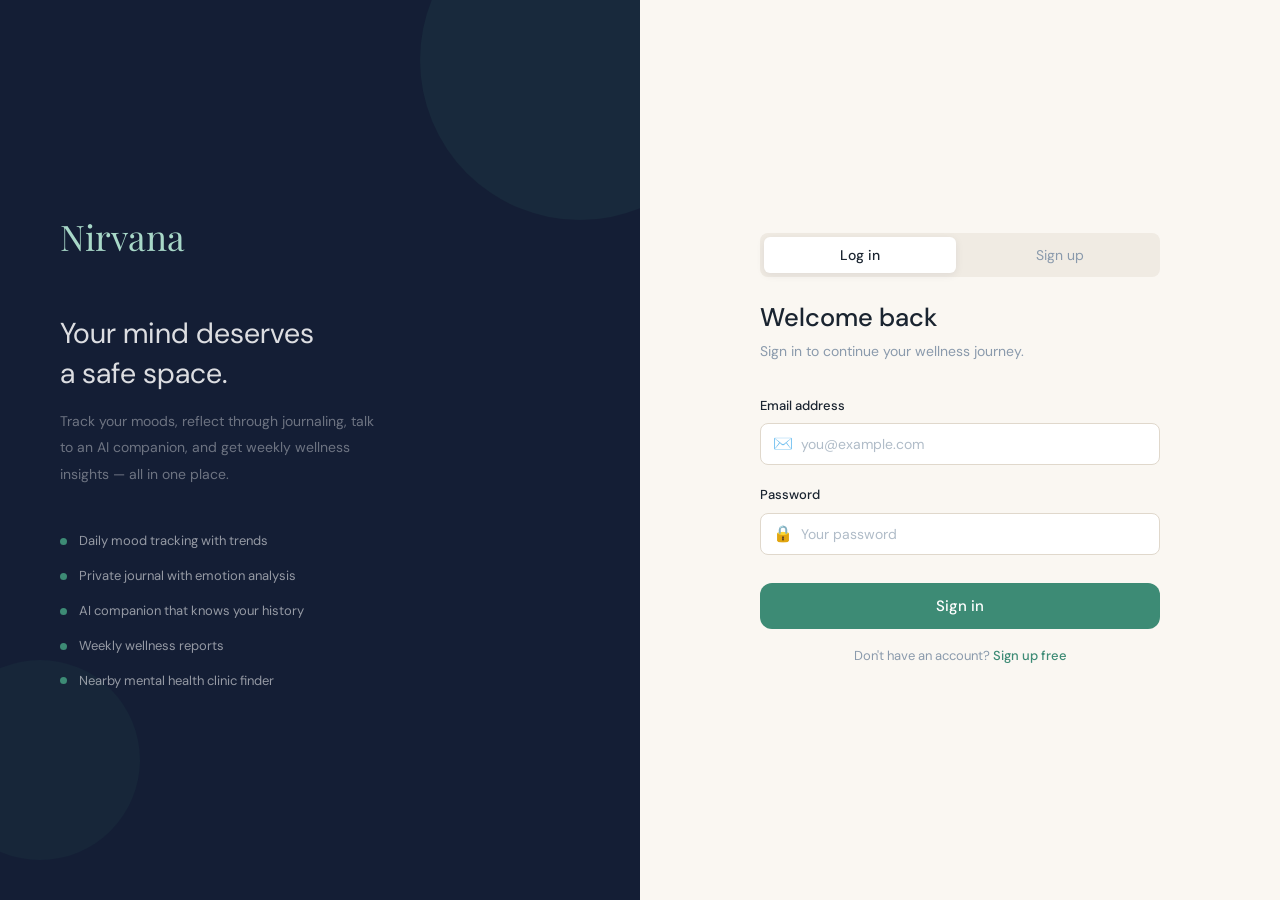
<file: index.html>
<!DOCTYPE html>
<html lang="en">
<head>
  <meta charset="UTF-8" />
  <meta name="viewport" content="width=device-width, initial-scale=1.0"/>
  <title>Nirvana — Login</title>
  <link rel="stylesheet" href="css/style.css" />
</head>
<body>

<div id="toast-container"></div>

<div class="auth-wrapper">

  <!-- LEFT PANEL -->
  <div class="auth-left">
    <div class="auth-logo">Nirvana</div>
    <h1 class="auth-tagline">Your mind deserves<br>a safe space.</h1>
    <p class="auth-sub">Track your moods, reflect through journaling, talk to an AI companion, and get weekly wellness insights — all in one place.</p>

    <div class="auth-features">
      <div class="auth-feature-item">
        <div class="auth-feature-dot"></div>
        Daily mood tracking with trends
      </div>
      <div class="auth-feature-item">
        <div class="auth-feature-dot"></div>
        Private journal with emotion analysis
      </div>
      <div class="auth-feature-item">
        <div class="auth-feature-dot"></div>
        AI companion that knows your history
      </div>
      <div class="auth-feature-item">
        <div class="auth-feature-dot"></div>
        Weekly wellness reports
      </div>
      <div class="auth-feature-item">
        <div class="auth-feature-dot"></div>
        Nearby mental health clinic finder
      </div>
    </div>
  </div>

  <!-- RIGHT PANEL -->
  <div class="auth-right">
    <div class="auth-card">

      <!-- TABS -->
      <div class="flex-center gap-8 mb-24" style="background:var(--cream-mid);border-radius:var(--radius-sm);padding:4px;">
        <button id="tab-login" onclick="showTab('login')"
          style="flex:1;padding:9px;border:none;border-radius:6px;font-family:var(--font-body);font-size:14px;font-weight:500;cursor:pointer;background:var(--white);color:var(--text-dark);box-shadow:var(--shadow-sm);transition:var(--transition);">
          Log in
        </button>
        <button id="tab-signup" onclick="showTab('signup')"
          style="flex:1;padding:9px;border:none;border-radius:6px;font-family:var(--font-body);font-size:14px;cursor:pointer;background:transparent;color:var(--text-soft);transition:var(--transition);">
          Sign up
        </button>
      </div>

      <!-- LOGIN FORM -->
      <div id="form-login">
        <h2>Welcome back</h2>
        <p class="auth-welcome">Sign in to continue your wellness journey.</p>

        <div class="form-group">
          <label class="form-label">Email address</label>
          <div class="input-wrapper">
            <span class="input-icon">✉️</span>
            <input type="email" id="login-email" class="form-input" placeholder="you@example.com" />
          </div>
          <span class="form-error" id="login-email-err">Please enter a valid email.</span>
        </div>

        <div class="form-group">
          <label class="form-label">Password</label>
          <div class="input-wrapper">
            <span class="input-icon">🔒</span>
            <input type="password" id="login-password" class="form-input" placeholder="Your password" />
          </div>
          <span class="form-error" id="login-pass-err">Password is required.</span>
        </div>

        <button class="btn btn-primary btn-full btn-lg mt-8" onclick="handleLogin()">
          <span id="login-btn-text">Sign in</span>
          <span id="login-spinner" class="spinner hidden" style="border-color:rgba(255,255,255,0.3);border-top-color:white;width:16px;height:16px;"></span>
        </button>

        <p class="text-center text-sm mt-16" style="color:var(--text-soft);">
          Don't have an account?
          <a href="#" onclick="showTab('signup')" style="color:var(--teal);font-weight:500;">Sign up free</a>
        </p>
      </div>

      <!-- SIGNUP FORM -->
      <div id="form-signup" class="hidden">
        <h2>Create account</h2>
        <p class="auth-welcome">Start your mental wellness journey today.</p>

        <div class="form-group">
          <label class="form-label">Full name</label>
          <div class="input-wrapper">
            <span class="input-icon">👤</span>
            <input type="text" id="signup-name" class="form-input" placeholder="Your full name" />
          </div>
          <span class="form-error" id="signup-name-err">Name is required.</span>
        </div>

        <div class="form-group">
          <label class="form-label">Email address</label>
          <div class="input-wrapper">
            <span class="input-icon">✉️</span>
            <input type="email" id="signup-email" class="form-input" placeholder="you@example.com" />
          </div>
          <span class="form-error" id="signup-email-err">Please enter a valid email.</span>
        </div>

        <div class="form-group">
          <label class="form-label">Password</label>
          <div class="input-wrapper">
            <span class="input-icon">🔒</span>
            <input type="password" id="signup-password" class="form-input" placeholder="At least 6 characters" />
          </div>
          <span class="form-error" id="signup-pass-err">Password must be at least 6 characters.</span>
        </div>

        <button class="btn btn-primary btn-full btn-lg mt-8" onclick="handleSignup()">
          <span id="signup-btn-text">Create account</span>
          <span id="signup-spinner" class="spinner hidden" style="border-color:rgba(255,255,255,0.3);border-top-color:white;width:16px;height:16px;"></span>
        </button>

        <p class="text-center text-sm mt-16" style="color:var(--text-soft);">
          Already have an account?
          <a href="#" onclick="showTab('login')" style="color:var(--teal);font-weight:500;">Log in</a>
        </p>
      </div>

    </div>
  </div>
</div>

<script src="js/auth.js"></script>
</body>
</html>
</file>
<file: css/style.css>
@import url('https://fonts.googleapis.com/css2?family=DM+Sans:ital,opsz,wght@0,9..40,300;0,9..40,400;0,9..40,500;0,9..40,600;1,9..40,300&family=Playfair+Display:wght@400;500&display=swap');

/* ============================================
   NIRVANA — CSS Variables & Reset
   ============================================ */
:root {
  --navy:         #141e35;
  --navy-mid:     #1a2744;
  --navy-light:   #1e3a5f;
  --teal-dark:    #0f4a3a;
  --teal:         #3d8b75;
  --teal-light:   #a8d8c8;
  --teal-pale:    #e1f5ee;
  --sage:         #7ab5a0;
  --cream:        #faf7f2;
  --cream-mid:    #f0ebe3;
  --cream-dark:   #e0d8cc;
  --white:        #ffffff;
  --text-dark:    #1a2430;
  --text-mid:     #4a5a6a;
  --text-soft:    #8a9aac;
  --text-muted:   #b0bcc8;
  --amber:        #ef9f27;
  --rose:         #d85a6a;
  --purple:       #7a6abf;
  --blue:         #4a90d9;
  --success:      #2d9e70;
  --warning:      #e8a020;
  --danger:       #d85060;
  --shadow-sm:    0 2px 8px rgba(20,30,53,0.08);
  --shadow-md:    0 4px 20px rgba(20,30,53,0.12);
  --shadow-lg:    0 8px 40px rgba(20,30,53,0.18);
  --radius-sm:    8px;
  --radius-md:    12px;
  --radius-lg:    16px;
  --radius-xl:    24px;
  --radius-full:  9999px;
  --font-body:    'DM Sans', sans-serif;
  --font-display: 'Playfair Display', serif;
  --transition:   all 0.2s ease;
}

*, *::before, *::after { box-sizing: border-box; margin: 0; padding: 0; }
html { scroll-behavior: smooth; }

body {
  font-family: var(--font-body);
  background: var(--cream);
  color: var(--text-dark);
  font-size: 15px;
  line-height: 1.6;
  min-height: 100vh;
  -webkit-font-smoothing: antialiased;
}

h1, h2, h3, h4, h5 {
  font-family: var(--font-body);
  font-weight: 500;
  line-height: 1.3;
  color: var(--text-dark);
}

h1 { font-size: 2rem; }
h2 { font-size: 1.5rem; }
h3 { font-size: 1.15rem; }
h4 { font-size: 1rem; }

p { color: var(--text-mid); line-height: 1.7; }
a { color: var(--teal); text-decoration: none; transition: var(--transition); }
a:hover { color: var(--teal-dark); }

/* ============================================
   LAYOUT
   ============================================ */
.page-wrapper  { display: flex; min-height: 100vh; }
.main-content  { flex: 1; margin-left: 240px; padding: 32px; max-width: calc(100% - 240px); }
.container     { max-width: 1100px; margin: 0 auto; padding: 0 24px; }
.container-sm  { max-width: 700px;  margin: 0 auto; padding: 0 24px; }

.grid-2 { display: grid; grid-template-columns: repeat(2, minmax(0,1fr)); gap: 20px; }
.grid-3 { display: grid; grid-template-columns: repeat(3, minmax(0,1fr)); gap: 20px; }
.grid-4 { display: grid; grid-template-columns: repeat(4, minmax(0,1fr)); gap: 16px; }

.flex         { display: flex; }
.flex-center  { display: flex; align-items: center; }
.flex-between { display: flex; align-items: center; justify-content: space-between; }
.flex-col     { display: flex; flex-direction: column; }
.gap-8  { gap: 8px;  } .gap-12 { gap: 12px; } .gap-16 { gap: 16px; }
.gap-20 { gap: 20px; } .gap-24 { gap: 24px; }

.mt-8  { margin-top: 8px;  } .mt-12 { margin-top: 12px; }
.mt-16 { margin-top: 16px; } .mt-20 { margin-top: 20px; }
.mt-24 { margin-top: 24px; } .mt-32 { margin-top: 32px; }
.mb-8  { margin-bottom: 8px;  } .mb-12 { margin-bottom: 12px; }
.mb-16 { margin-bottom: 16px; } .mb-20 { margin-bottom: 20px; }
.mb-24 { margin-bottom: 24px; }

/* ============================================
   SIDEBAR
   ============================================ */
.sidebar {
  width: 240px;
  background: var(--navy);
  height: 100vh;
  position: fixed;
  top: 0; left: 0;
  display: flex;
  flex-direction: column;
  z-index: 100;
  overflow: hidden;
}

.sidebar::after {
  content: '';
  position: absolute;
  bottom: -80px; right: -80px;
  width: 200px; height: 200px;
  border-radius: 50%;
  background: rgba(61,139,117,0.1);
  pointer-events: none;
}

.sidebar-logo {
  padding: 28px 24px 20px;
  border-bottom: 1px solid rgba(255,255,255,0.06);
}

.sidebar-logo .logo-text {
  font-family: var(--font-display);
  font-size: 1.6rem;
  color: var(--teal-light);
  letter-spacing: 1px;
  display: block;
}

.sidebar-logo .logo-sub {
  font-size: 10px;
  color: rgba(168,216,200,0.4);
  margin-top: 2px;
  letter-spacing: 2.5px;
  text-transform: uppercase;
}

.sidebar-user {
  display: flex;
  align-items: center;
  gap: 12px;
  padding: 14px 16px;
  margin: 14px 12px 0;
  background: rgba(255,255,255,0.04);
  border-radius: var(--radius-md);
  border: 1px solid rgba(255,255,255,0.06);
}

.sidebar-avatar {
  width: 36px; height: 36px;
  border-radius: 50%;
  background: var(--teal-dark);
  display: flex;
  align-items: center;
  justify-content: center;
  font-size: 13px;
  font-weight: 600;
  color: var(--teal-light);
  flex-shrink: 0;
}

.sidebar-user-name {
  font-size: 13px;
  font-weight: 500;
  color: rgba(255,255,255,0.85);
  white-space: nowrap;
  overflow: hidden;
  text-overflow: ellipsis;
}

.sidebar-user-tag { font-size: 11px; color: var(--sage); }

.sidebar-nav { flex: 1; padding: 16px 12px; overflow-y: auto; }

.nav-section-label {
  font-size: 10px;
  text-transform: uppercase;
  letter-spacing: 2px;
  color: rgba(255,255,255,0.22);
  padding: 0 12px;
  margin: 16px 0 6px;
}

.nav-section-label:first-child { margin-top: 4px; }

.nav-item {
  display: flex;
  align-items: center;
  gap: 12px;
  padding: 10px 12px;
  border-radius: var(--radius-sm);
  color: rgba(255,255,255,0.45);
  font-size: 14px;
  cursor: pointer;
  transition: var(--transition);
  text-decoration: none;
  margin-bottom: 2px;
  position: relative;
}

.nav-item:hover { background: rgba(255,255,255,0.06); color: rgba(255,255,255,0.85); }

.nav-item.active {
  background: rgba(61,139,117,0.18);
  color: var(--teal-light);
  font-weight: 500;
}

.nav-item.active::before {
  content: '';
  position: absolute;
  left: 0; top: 50%;
  transform: translateY(-50%);
  width: 3px; height: 18px;
  background: var(--teal);
  border-radius: 0 3px 3px 0;
}

.nav-icon { font-size: 16px; width: 20px; text-align: center; flex-shrink: 0; }

.sidebar-footer {
  padding: 16px 12px;
  border-top: 1px solid rgba(255,255,255,0.06);
}

/* ============================================
   TOP BAR
   ============================================ */
.topbar { display: flex; align-items: center; justify-content: space-between; margin-bottom: 28px; }
.topbar-title h2 { font-size: 1.35rem; font-weight: 500; }
.topbar-title p  { font-size: 13px; color: var(--text-soft); margin-top: 2px; }
.topbar-actions  { display: flex; align-items: center; gap: 12px; }

/* ============================================
   BUTTONS
   ============================================ */
.btn {
  display: inline-flex;
  align-items: center;
  justify-content: center;
  gap: 8px;
  padding: 10px 20px;
  border-radius: var(--radius-sm);
  font-family: var(--font-body);
  font-size: 14px;
  font-weight: 500;
  cursor: pointer;
  transition: var(--transition);
  border: none;
  outline: none;
  white-space: nowrap;
  text-decoration: none;
}

.btn-primary   { background: var(--teal); color: white; }
.btn-primary:hover  { background: var(--teal-dark); transform: translateY(-1px); box-shadow: var(--shadow-md); color: white; }

.btn-secondary { background: var(--teal-pale); color: var(--teal-dark); border: 1px solid rgba(61,139,117,0.2); }
.btn-secondary:hover { background: #c5e8d8; color: var(--teal-dark); }

.btn-outline { background: transparent; color: var(--teal); border: 1.5px solid var(--teal); }
.btn-outline:hover { background: var(--teal-pale); color: var(--teal-dark); }

.btn-ghost { background: transparent; color: var(--text-mid); border: 1px solid var(--cream-dark); }
.btn-ghost:hover { background: var(--cream-mid); color: var(--text-dark); }

.btn-dark  { background: var(--navy); color: var(--teal-light); }
.btn-dark:hover  { background: var(--navy-mid); transform: translateY(-1px); color: var(--teal-light); }

.btn-danger { background: #fdecea; color: var(--danger); border: 1px solid rgba(216,80,96,0.2); }
.btn-danger:hover { background: #fbd5d5; }

.btn-sm  { padding: 7px 14px; font-size: 13px; }
.btn-lg  { padding: 13px 28px; font-size: 15px; border-radius: var(--radius-md); }
.btn-full { width: 100%; }
.btn:disabled { opacity: 0.5; cursor: not-allowed; transform: none !important; }

/* ============================================
   CARDS
   ============================================ */
.card {
  background: var(--white);
  border-radius: var(--radius-lg);
  border: 1px solid var(--cream-dark);
  padding: 24px;
  transition: var(--transition);
}

.card:hover { box-shadow: var(--shadow-sm); }
.card-sm { padding: 16px; }
.card-lg { padding: 32px; }

.card-header { display: flex; align-items: center; justify-content: space-between; margin-bottom: 20px; }
.card-title    { font-size: 14px; font-weight: 500; color: var(--text-dark); }
.card-subtitle { font-size: 12px; color: var(--text-soft); margin-top: 2px; }

.card-navy  { background: var(--navy);      border-color: rgba(255,255,255,0.06); }
.card-teal  { background: var(--teal-pale); border-color: rgba(61,139,117,0.15); }
.card-cream { background: var(--cream-mid); border-color: var(--cream-dark); }

.stat-card { background: var(--white); border-radius: var(--radius-lg); border: 1px solid var(--cream-dark); padding: 20px; text-align: center; transition: var(--transition); }
.stat-card:hover { box-shadow: var(--shadow-sm); }
.stat-card .stat-value { font-size: 2rem; font-weight: 600; color: var(--teal-dark); line-height: 1; }
.stat-card .stat-label { font-size: 12px; color: var(--text-soft); margin-top: 6px; }
.stat-card .stat-change { font-size: 12px; margin-top: 4px; font-weight: 500; }
.stat-change.up   { color: var(--success); }
.stat-change.down { color: var(--danger); }

/* ============================================
   FORMS
   ============================================ */
.form-group { margin-bottom: 20px; }

.form-label {
  display: block;
  font-size: 13px;
  font-weight: 500;
  color: var(--text-dark);
  margin-bottom: 7px;
}

.form-input,
.form-select,
.form-textarea {
  width: 100%;
  padding: 11px 14px;
  border-radius: var(--radius-sm);
  border: 1.5px solid var(--cream-dark);
  font-family: var(--font-body);
  font-size: 14px;
  color: var(--text-dark);
  background: var(--white);
  transition: var(--transition);
  outline: none;
  appearance: none;
}

.form-input:focus,
.form-select:focus,
.form-textarea:focus {
  border-color: var(--teal);
  box-shadow: 0 0 0 3px rgba(61,139,117,0.1);
}

.form-input::placeholder { color: var(--text-muted); }
.form-textarea { resize: vertical; min-height: 120px; line-height: 1.6; }
.form-hint  { font-size: 12px; color: var(--text-soft); margin-top: 5px; }
.form-error { font-size: 12px; color: var(--danger); margin-top: 5px; display: none; }
.form-error.show { display: block; }
.form-input.error, .form-textarea.error { border-color: var(--danger); }

.input-wrapper { position: relative; }
.input-icon { position: absolute; left: 13px; top: 50%; transform: translateY(-50%); font-size: 16px; pointer-events: none; }
.input-wrapper .form-input { padding-left: 40px; }

/* ============================================
   MOOD SLIDER
   ============================================ */
.mood-slider {
  width: 100%;
  height: 6px;
  border-radius: 3px;
  background: linear-gradient(to right, #d85a6a 0%, #ef9f27 40%, #3d8b75 70%, #0f4a3a 100%);
  outline: none;
  appearance: none;
  cursor: pointer;
  margin: 8px 0;
}

.mood-slider::-webkit-slider-thumb {
  appearance: none;
  width: 22px; height: 22px;
  border-radius: 50%;
  background: white;
  border: 3px solid var(--teal);
  cursor: pointer;
  box-shadow: var(--shadow-sm);
  transition: var(--transition);
}

.mood-slider::-webkit-slider-thumb:hover { transform: scale(1.2); }
.mood-labels { display: flex; justify-content: space-between; margin-top: 4px; }
.mood-labels span { font-size: 11px; color: var(--text-soft); }

/* ============================================
   MOOD CHIPS
   ============================================ */
.mood-chip-row { display: flex; gap: 8px; flex-wrap: wrap; }

.mood-chip {
  display: flex;
  align-items: center;
  gap: 6px;
  padding: 7px 14px;
  border-radius: var(--radius-full);
  border: 1.5px solid var(--cream-dark);
  background: var(--white);
  font-size: 13px;
  cursor: pointer;
  transition: var(--transition);
  color: var(--text-mid);
}

.mood-chip:hover   { border-color: var(--teal); background: var(--teal-pale); color: var(--teal-dark); }
.mood-chip.selected { border-color: var(--teal); background: var(--teal-pale); color: var(--teal-dark); font-weight: 500; }

/* ============================================
   BADGES
   ============================================ */
.badge { display: inline-flex; align-items: center; gap: 4px; padding: 3px 10px; border-radius: var(--radius-full); font-size: 11px; font-weight: 500; }
.badge-teal   { background: var(--teal-pale); color: var(--teal-dark); }
.badge-amber  { background: #faeeda; color: #633806; }
.badge-rose   { background: #fde8eb; color: #8b2030; }
.badge-purple { background: #eeedfe; color: #3c3489; }
.badge-blue   { background: #e6f1fb; color: #185fa5; }
.badge-green  { background: #eaf3de; color: #3b6d11; }
.badge-gray   { background: var(--cream-mid); color: var(--text-mid); }
.badge-navy   { background: rgba(26,39,68,0.1); color: var(--navy); }

/* ============================================
   ICON BOX
   ============================================ */
.icon-box { width: 40px; height: 40px; border-radius: var(--radius-sm); display: flex; align-items: center; justify-content: center; font-size: 18px; flex-shrink: 0; }
.icon-box-sm { width: 32px; height: 32px; font-size: 14px; }
.icon-box-lg { width: 48px; height: 48px; font-size: 22px; border-radius: var(--radius-md); }
.icon-box-teal   { background: var(--teal-pale); }
.icon-box-amber  { background: #faeeda; }
.icon-box-rose   { background: #fde8eb; }
.icon-box-purple { background: #eeedfe; }
.icon-box-blue   { background: #e6f1fb; }
.icon-box-navy   { background: rgba(26,39,68,0.08); }

/* ============================================
   PROGRESS BAR
   ============================================ */
.progress-track { width: 100%; height: 8px; background: var(--cream-mid); border-radius: var(--radius-full); overflow: hidden; }
.progress-fill  { height: 100%; border-radius: var(--radius-full); background: var(--teal); transition: width 0.6s ease; }
.progress-fill.amber  { background: var(--amber); }
.progress-fill.rose   { background: var(--rose); }
.progress-fill.purple { background: var(--purple); }

/* ============================================
   CHAT
   ============================================ */
.chat-container { display: flex; flex-direction: column; gap: 16px; padding: 20px 0; }
.chat-message      { display: flex; gap: 10px; max-width: 80%; }
.chat-message.user { flex-direction: row-reverse; align-self: flex-end; }

.chat-bubble { padding: 12px 16px; font-size: 14px; line-height: 1.6; }

.chat-message.ai .chat-bubble {
  background: var(--teal-pale);
  color: var(--teal-dark);
  border-radius: 4px 18px 18px 18px;
}

.chat-message.user .chat-bubble {
  background: var(--navy);
  color: rgba(255,255,255,0.9);
  border-radius: 18px 4px 18px 18px;
}

.chat-time { font-size: 11px; color: var(--text-muted); margin-top: 4px; text-align: right; }

.chat-input-area {
  display: flex;
  gap: 10px;
  align-items: flex-end;
  padding: 16px;
  background: var(--white);
  border-top: 1px solid var(--cream-dark);
}

.chat-input-area textarea {
  flex: 1;
  border: 1.5px solid var(--cream-dark);
  border-radius: var(--radius-md);
  padding: 10px 14px;
  font-family: var(--font-body);
  font-size: 14px;
  resize: none;
  outline: none;
  background: var(--cream);
  color: var(--text-dark);
  line-height: 1.5;
  max-height: 120px;
  transition: var(--transition);
}

.chat-input-area textarea:focus { border-color: var(--teal); background: var(--white); }

.send-btn {
  width: 42px; height: 42px;
  border-radius: 50%;
  background: var(--teal);
  border: none; color: white;
  font-size: 18px; cursor: pointer;
  display: flex; align-items: center; justify-content: center;
  transition: var(--transition); flex-shrink: 0;
}

.send-btn:hover { background: var(--teal-dark); transform: scale(1.05); }

.typing-indicator { display: flex; gap: 4px; align-items: center; padding: 12px 16px; background: var(--teal-pale); border-radius: 4px 18px 18px 18px; width: fit-content; }
.typing-dot { width: 7px; height: 7px; border-radius: 50%; background: var(--teal); animation: typingBounce 1.2s infinite; }
.typing-dot:nth-child(2) { animation-delay: 0.2s; }
.typing-dot:nth-child(3) { animation-delay: 0.4s; }

@keyframes typingBounce {
  0%, 60%, 100% { transform: translateY(0); opacity: 0.4; }
  30%            { transform: translateY(-6px); opacity: 1; }
}

/* ============================================
   CLINIC CARDS
   ============================================ */
.clinic-card { background: var(--white); border-radius: var(--radius-lg); border: 1px solid var(--cream-dark); padding: 16px 20px; display: flex; align-items: center; gap: 16px; transition: var(--transition); cursor: pointer; }
.clinic-card:hover { box-shadow: var(--shadow-sm); border-color: var(--teal); transform: translateY(-1px); }
.clinic-info { flex: 1; }
.clinic-name     { font-size: 14px; font-weight: 500; color: var(--text-dark); }
.clinic-address  { font-size: 12px; color: var(--text-soft); margin-top: 2px; }
.clinic-meta     { display: flex; align-items: center; gap: 10px; margin-top: 6px; flex-wrap: wrap; }
.clinic-rating   { font-size: 12px; color: var(--amber); font-weight: 500; }
.clinic-distance { font-size: 11px; color: var(--text-muted); }
.clinic-phone    { font-size: 12px; color: var(--teal); }

/* ============================================
   ALERTS
   ============================================ */
.alert { padding: 12px 16px; border-radius: var(--radius-sm); font-size: 13px; display: flex; align-items: center; gap: 10px; margin-bottom: 16px; }
.alert-success { background: #eaf3de; color: #3b6d11; border: 1px solid #c0dd97; }
.alert-warning { background: #faeeda; color: #633806; border: 1px solid #fac775; }
.alert-danger  { background: #fcebeb; color: #791f1f; border: 1px solid #f7c1c1; }
.alert-info    { background: #e6f1fb; color: #185fa5; border: 1px solid #b5d4f4; }

/* ============================================
   TOAST
   ============================================ */
#toast-container { position: fixed; top: 24px; right: 24px; z-index: 9999; display: flex; flex-direction: column; gap: 10px; pointer-events: none; }

.toast {
  background: var(--navy);
  color: var(--teal-light);
  padding: 14px 20px;
  border-radius: var(--radius-md);
  font-size: 13px;
  box-shadow: var(--shadow-lg);
  display: flex; align-items: center; gap: 10px;
  min-width: 260px;
  animation: toastIn 0.3s ease;
  border-left: 3px solid var(--teal);
  pointer-events: all;
}

.toast.error   { border-left-color: var(--danger);  color: #f7c1c1; }
.toast.warning { border-left-color: var(--amber);   color: #fac775; }

@keyframes toastIn  { from { opacity: 0; transform: translateX(20px); } to { opacity: 1; transform: translateX(0); } }
@keyframes toastOut { from { opacity: 1; } to { opacity: 0; transform: translateX(20px); } }

/* ============================================
   SPINNER
   ============================================ */
.spinner { width: 20px; height: 20px; border: 2px solid rgba(61,139,117,0.2); border-top-color: var(--teal); border-radius: 50%; animation: spin 0.7s linear infinite; display: inline-block; }
.spinner-lg { width: 40px; height: 40px; border-width: 3px; }
@keyframes spin { to { transform: rotate(360deg); } }

.loading-overlay { display: flex; align-items: center; justify-content: center; padding: 48px; gap: 12px; color: var(--text-soft); font-size: 14px; }

/* ============================================
   MODAL
   ============================================ */
.modal-overlay { position: fixed; inset: 0; background: rgba(20,30,53,0.5); z-index: 1000; display: flex; align-items: center; justify-content: center; padding: 20px; opacity: 0; pointer-events: none; transition: opacity 0.2s ease; backdrop-filter: blur(2px); }
.modal-overlay.open { opacity: 1; pointer-events: all; }
.modal { background: var(--white); border-radius: var(--radius-xl); padding: 32px; width: 100%; max-width: 480px; box-shadow: var(--shadow-lg); transform: translateY(12px); transition: transform 0.2s ease; }
.modal-overlay.open .modal { transform: translateY(0); }
.modal-header { display: flex; align-items: center; justify-content: space-between; margin-bottom: 24px; }
.modal-close { width: 32px; height: 32px; border-radius: 50%; background: var(--cream-mid); border: none; cursor: pointer; display: flex; align-items: center; justify-content: center; font-size: 16px; color: var(--text-mid); transition: var(--transition); }
.modal-close:hover { background: var(--cream-dark); }

/* ============================================
   EMPTY STATE
   ============================================ */
.empty-state { text-align: center; padding: 48px 20px; }
.empty-state .empty-icon { font-size: 48px; margin-bottom: 16px; opacity: 0.4; }
.empty-state h4 { font-size: 15px; font-weight: 500; color: var(--text-mid); margin-bottom: 8px; }
.empty-state p  { font-size: 13px; color: var(--text-soft); max-width: 240px; margin: 0 auto 20px; }

/* ============================================
   AUTH PAGES
   ============================================ */
.auth-wrapper { min-height: 100vh; display: grid; grid-template-columns: 1fr 1fr; }

.auth-left {
  background: var(--navy);
  display: flex; flex-direction: column; justify-content: center;
  padding: 60px; position: relative; overflow: hidden;
}

.auth-left::before { content: ''; position: absolute; width: 320px; height: 320px; border-radius: 50%; background: rgba(61,139,117,0.1); top: -100px; right: -100px; }
.auth-left::after  { content: ''; position: absolute; width: 200px; height: 200px; border-radius: 50%; background: rgba(61,139,117,0.07); bottom: 40px; left: -60px; }

.auth-logo     { font-family: var(--font-display); font-size: 2.2rem; color: var(--teal-light); margin-bottom: 48px; position: relative; z-index: 1; }
.auth-tagline  { font-size: 1.8rem; font-weight: 400; color: rgba(255,255,255,0.85); line-height: 1.4; margin-bottom: 14px; position: relative; z-index: 1; }
.auth-sub      { font-size: 14px; color: rgba(255,255,255,0.38); line-height: 1.9; position: relative; z-index: 1; max-width: 320px; }

.auth-features { margin-top: 44px; display: flex; flex-direction: column; gap: 14px; position: relative; z-index: 1; }

.auth-feature-item { display: flex; align-items: center; gap: 12px; font-size: 13px; color: rgba(255,255,255,0.55); }
.auth-feature-dot  { width: 7px; height: 7px; border-radius: 50%; background: var(--teal); flex-shrink: 0; }

.auth-right  { background: var(--cream); display: flex; align-items: center; justify-content: center; padding: 60px; }
.auth-card   { width: 100%; max-width: 400px; }
.auth-card h2 { font-size: 1.6rem; margin-bottom: 6px; }
.auth-welcome { color: var(--text-soft); font-size: 14px; margin-bottom: 32px; }

/* ============================================
   PAGE HERO BANNER
   ============================================ */
.page-hero {
  background: linear-gradient(135deg, var(--navy) 0%, var(--navy-light) 60%, var(--teal-dark) 100%);
  border-radius: var(--radius-xl);
  padding: 32px 36px;
  margin-bottom: 28px;
  position: relative;
  overflow: hidden;
}

.page-hero::before { content: ''; position: absolute; width: 220px; height: 220px; border-radius: 50%; background: rgba(61,139,117,0.14); right: -50px; top: -70px; }
.page-hero::after  { content: ''; position: absolute; width: 130px; height: 130px; border-radius: 50%; background: rgba(61,139,117,0.09); right: 110px; bottom: -50px; }

.page-hero h2 { color: var(--teal-light); font-size: 1.5rem; font-weight: 500; position: relative; z-index: 1; }
.page-hero p  { color: rgba(255,255,255,0.55); font-size: 13px; margin-top: 6px; max-width: 420px; position: relative; z-index: 1; }

/* ============================================
   DIVIDER
   ============================================ */
.divider { border: none; border-top: 1px solid var(--cream-dark); margin: 20px 0; }
.divider-text { display: flex; align-items: center; gap: 12px; color: var(--text-muted); font-size: 12px; margin: 20px 0; }
.divider-text::before, .divider-text::after { content: ''; flex: 1; border-top: 1px solid var(--cream-dark); }

/* ============================================
   SCROLLBAR
   ============================================ */
::-webkit-scrollbar       { width: 5px; }
::-webkit-scrollbar-track { background: var(--cream-mid); }
::-webkit-scrollbar-thumb { background: var(--cream-dark); border-radius: 3px; }
::-webkit-scrollbar-thumb:hover { background: var(--text-muted); }

/* ============================================
   UTILITY
   ============================================ */
.text-center  { text-align: center; }
.text-right   { text-align: right; }
.text-sm      { font-size: 13px; }
.text-xs      { font-size: 11px; }
.text-muted   { color: var(--text-soft); }
.text-teal    { color: var(--teal); }
.text-navy    { color: var(--navy); }
.text-danger  { color: var(--danger); }
.text-success { color: var(--success); }
.text-amber   { color: var(--amber); }
.fw-500  { font-weight: 500; }
.fw-600  { font-weight: 600; }
.hidden  { display: none !important; }
.w-full  { width: 100%; }
.cursor-pointer { cursor: pointer; }

/* ============================================
   ANIMATIONS
   ============================================ */
@keyframes fadeIn { from { opacity: 0; transform: translateY(8px); } to { opacity: 1; transform: translateY(0); } }
.fade-in { animation: fadeIn 0.35s ease forwards; }
@keyframes pulse { 0%, 100% { opacity: 1; } 50% { opacity: 0.5; } }
.pulse { animation: pulse 2s ease infinite; }

/* ============================================
   RESPONSIVE
   ============================================ */
@media (max-width: 1024px) {
  .main-content { margin-left: 0; max-width: 100%; padding: 20px; }
  .sidebar      { transform: translateX(-100%); transition: transform 0.3s ease; }
  .sidebar.open { transform: translateX(0); }
  .grid-3 { grid-template-columns: repeat(2, minmax(0,1fr)); }
  .grid-4 { grid-template-columns: repeat(2, minmax(0,1fr)); }
}

@media (max-width: 768px) {
  .auth-wrapper { grid-template-columns: 1fr; }
  .auth-left    { display: none; }
  .auth-right   { padding: 40px 24px; }
  .grid-2       { grid-template-columns: 1fr; }
  .grid-3       { grid-template-columns: 1fr; }
  .grid-4       { grid-template-columns: repeat(2, minmax(0,1fr)); }
  .page-hero    { padding: 24px; }
  .main-content { padding: 16px; }
}
</file>
